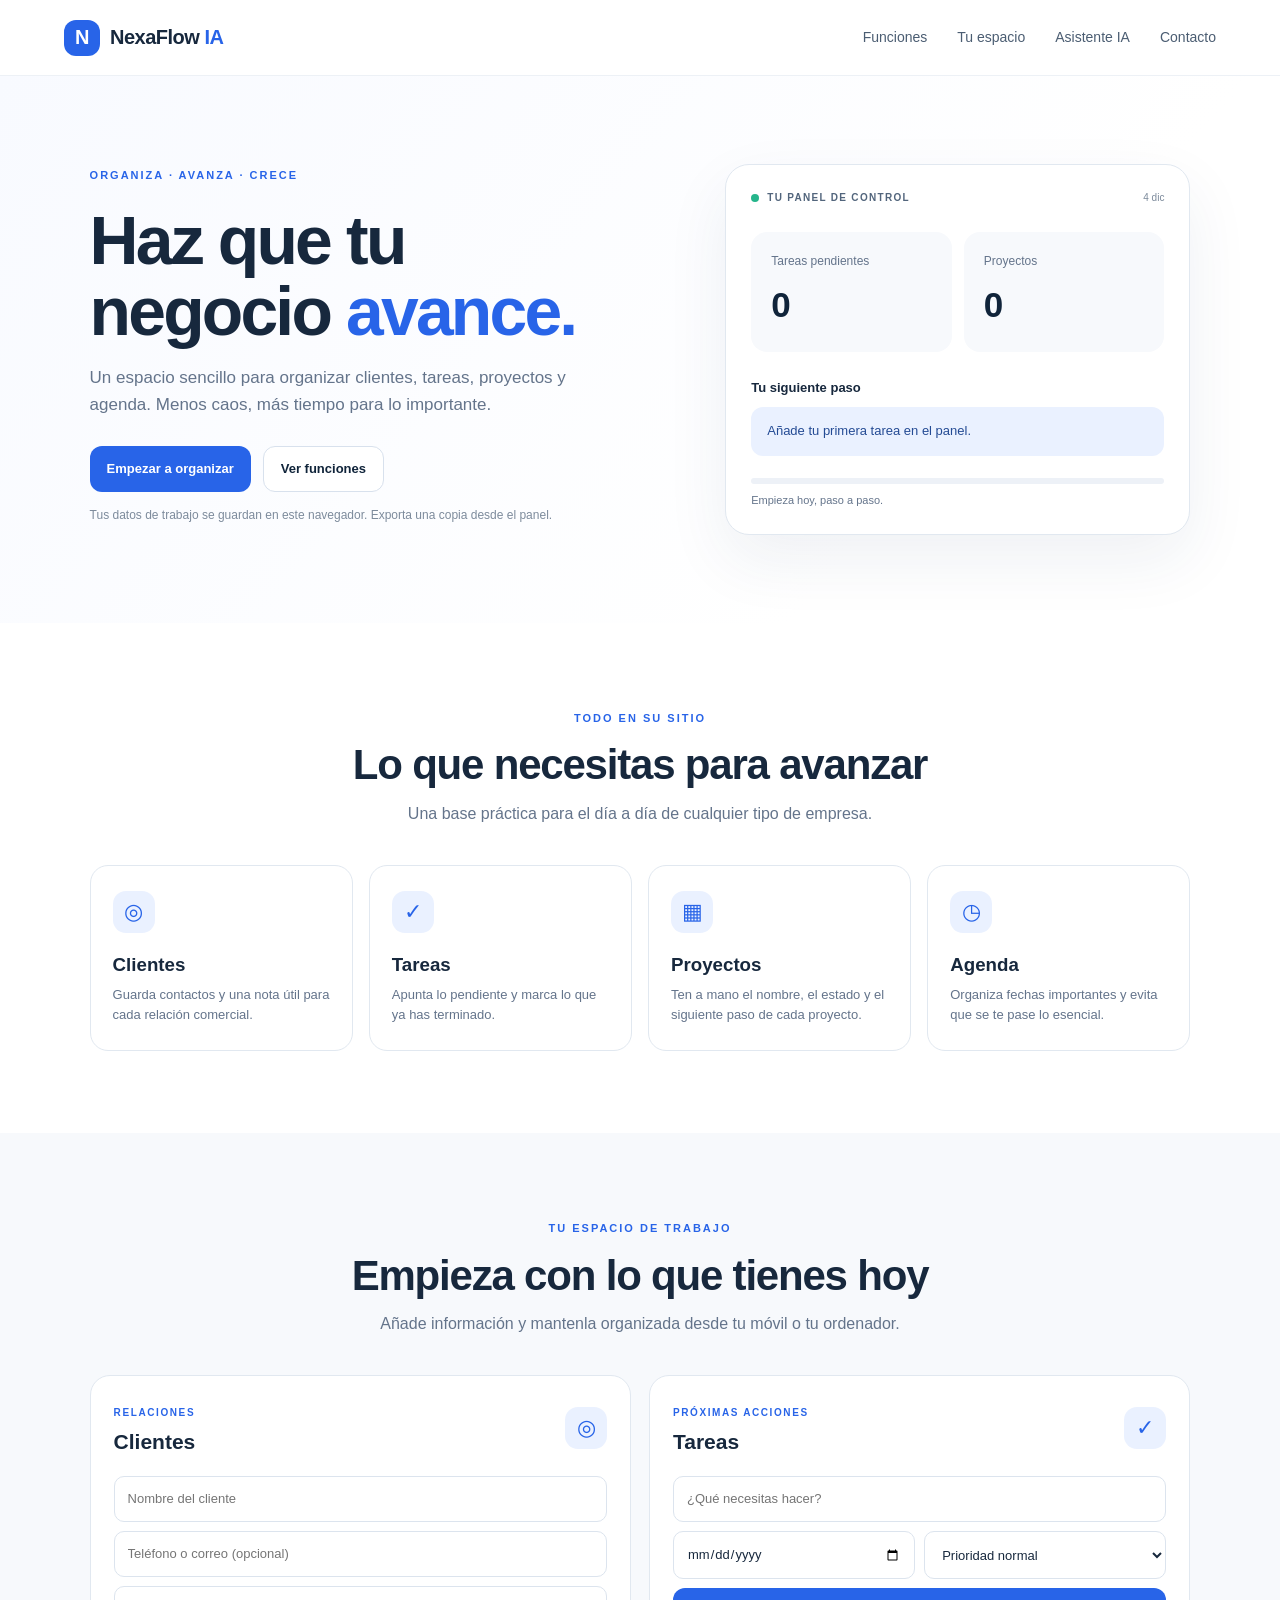
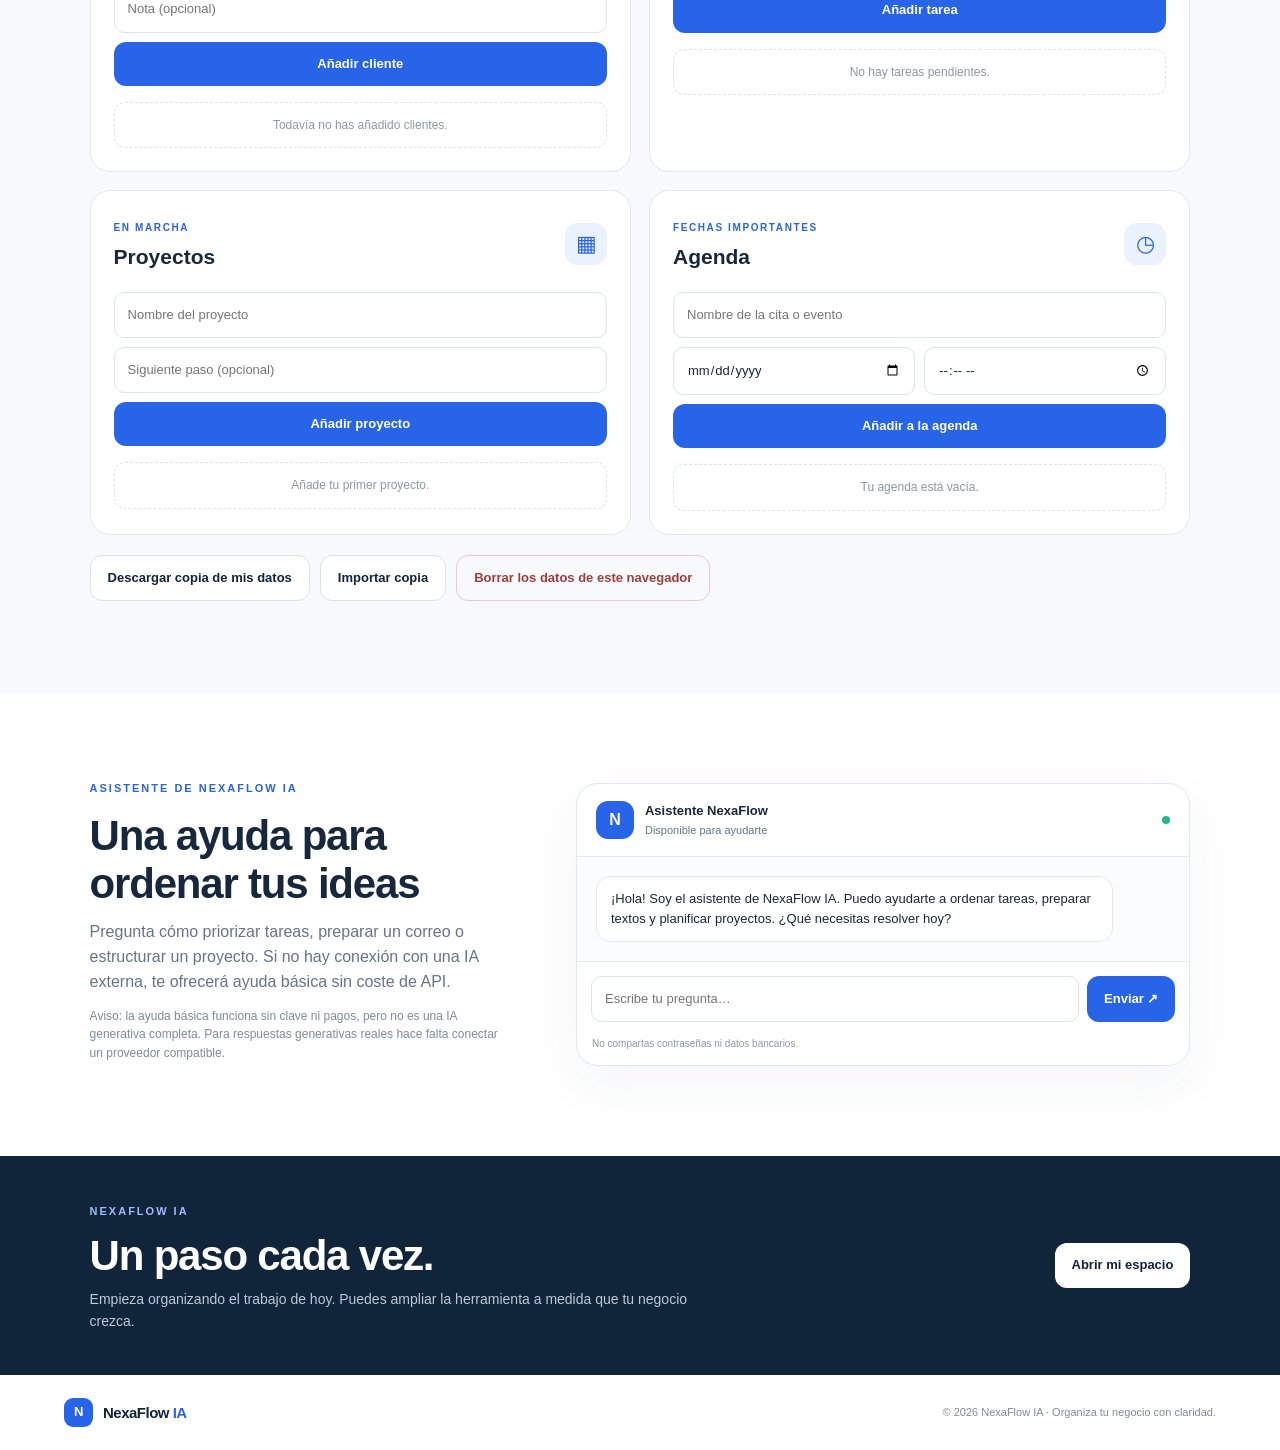
<file: index.html>
<!doctype html>
<html lang="es">
<head>
<meta charset="utf-8"><meta name="viewport" content="width=device-width,initial-scale=1">
<meta name="theme-color" content="#10243a">
<meta name="description" content="NexaFlow IA: organiza clientes, tareas, proyectos y agenda en un solo lugar.">
<title>NexaFlow IA | Tu negocio, más sencillo</title>
<link rel="stylesheet" href="styles.css">
</head>
<body>
<header class="topbar">
  <a class="brand" href="#inicio"><span class="brand-mark">N</span><span>NexaFlow <b>IA</b></span></a>
  <button class="menu-toggle" id="menu-toggle" aria-label="Abrir menú">☰</button>
  <nav id="nav"><a href="#funciones">Funciones</a><a href="#gestion">Tu espacio</a><a href="#asistente">Asistente IA</a><a href="#contacto">Contacto</a></nav>
</header>
<main>
<section class="hero" id="inicio">
  <div class="hero-copy"><span class="eyebrow">ORGANIZA · AVANZA · CRECE</span><h1>Haz que tu negocio <em>avance.</em></h1>
  <p>Un espacio sencillo para organizar clientes, tareas, proyectos y agenda. Menos caos, más tiempo para lo importante.</p>
  <div class="hero-actions"><a class="btn primary" href="#gestion">Empezar a organizar</a><a class="btn secondary" href="#funciones">Ver funciones</a></div>
  <p class="small-note">Tus datos de trabajo se guardan en este navegador. Exporta una copia desde el panel.</p></div>
  <div class="hero-card"><div class="card-top"><span class="status-dot"></span> TU PANEL DE CONTROL <span class="today" id="today"></span></div>
  <div class="metric-grid"><div class="metric"><span>Tareas pendientes</span><strong id="hero-tasks">0</strong></div><div class="metric"><span>Proyectos</span><strong id="hero-projects">0</strong></div></div>
  <div class="mini-title">Tu siguiente paso</div><div class="next-step" id="next-step">Añade tu primera tarea en el panel.</div>
  <div class="progress"><span id="progress-bar"></span></div><div class="progress-label" id="progress-label">Empieza hoy, paso a paso.</div></div>
</section>
<section class="section" id="funciones"><div class="section-heading"><span class="eyebrow">TODO EN SU SITIO</span><h2>Lo que necesitas para avanzar</h2><p>Una base práctica para el día a día de cualquier tipo de empresa.</p></div>
<div class="features"><article class="feature"><span class="feature-icon">◎</span><h3>Clientes</h3><p>Guarda contactos y una nota útil para cada relación comercial.</p></article><article class="feature"><span class="feature-icon">✓</span><h3>Tareas</h3><p>Apunta lo pendiente y marca lo que ya has terminado.</p></article><article class="feature"><span class="feature-icon">▦</span><h3>Proyectos</h3><p>Ten a mano el nombre, el estado y el siguiente paso de cada proyecto.</p></article><article class="feature"><span class="feature-icon">◷</span><h3>Agenda</h3><p>Organiza fechas importantes y evita que se te pase lo esencial.</p></article></div></section>
<section class="section workspace" id="gestion"><div class="section-heading"><span class="eyebrow">TU ESPACIO DE TRABAJO</span><h2>Empieza con lo que tienes hoy</h2><p>Añade información y mantenla organizada desde tu móvil o tu ordenador.</p></div>
<div class="workspace-grid">
<article class="panel"><div class="panel-heading"><div><span class="panel-kicker">RELACIONES</span><h3>Clientes</h3></div><span class="panel-icon">◎</span></div><form id="client-form" class="compact-form"><input name="name" placeholder="Nombre del cliente" required maxlength="100"><input name="contact" placeholder="Teléfono o correo (opcional)" maxlength="160"><input name="note" placeholder="Nota (opcional)" maxlength="240"><button class="btn primary" type="submit">Añadir cliente</button></form><div id="clients-list" class="items"></div></article>
<article class="panel"><div class="panel-heading"><div><span class="panel-kicker">PRÓXIMAS ACCIONES</span><h3>Tareas</h3></div><span class="panel-icon">✓</span></div><form id="task-form" class="compact-form"><input name="title" placeholder="¿Qué necesitas hacer?" required maxlength="180"><div class="form-row"><input name="due" type="date" aria-label="Fecha límite"><select name="priority" aria-label="Prioridad"><option value="Normal">Prioridad normal</option><option value="Alta">Prioridad alta</option></select></div><button class="btn primary" type="submit">Añadir tarea</button></form><div id="tasks-list" class="items"></div></article>
<article class="panel"><div class="panel-heading"><div><span class="panel-kicker">EN MARCHA</span><h3>Proyectos</h3></div><span class="panel-icon">▦</span></div><form id="project-form" class="compact-form"><input name="title" placeholder="Nombre del proyecto" required maxlength="180"><input name="next" placeholder="Siguiente paso (opcional)" maxlength="180"><button class="btn primary" type="submit">Añadir proyecto</button></form><div id="projects-list" class="items"></div></article>
<article class="panel"><div class="panel-heading"><div><span class="panel-kicker">FECHAS IMPORTANTES</span><h3>Agenda</h3></div><span class="panel-icon">◷</span></div><form id="event-form" class="compact-form"><input name="title" placeholder="Nombre de la cita o evento" required maxlength="180"><div class="form-row"><input name="date" type="date" aria-label="Fecha" required><input name="time" type="time" aria-label="Hora"></div><button class="btn primary" type="submit">Añadir a la agenda</button></form><div id="events-list" class="items"></div></article>
</div>
<div class="data-actions"><button class="btn secondary" id="export-data">Descargar copia de mis datos</button><button class="btn secondary" id="import-button">Importar copia</button><input id="import-file" type="file" accept="application/json,.json" hidden><button class="btn danger-ghost" id="clear-data">Borrar los datos de este navegador</button><p id="data-message" role="status"></p></div>
</section>
<section class="section assistant-section" id="asistente"><div class="assistant-intro"><span class="eyebrow">ASISTENTE DE NEXAFLOW IA</span><h2>Una ayuda para ordenar tus ideas</h2><p>Pregunta cómo priorizar tareas, preparar un correo o estructurar un proyecto. Si no hay conexión con una IA externa, te ofrecerá ayuda básica sin coste de API.</p><p class="small-note">Aviso: la ayuda básica funciona sin clave ni pagos, pero no es una IA generativa completa. Para respuestas generativas reales hace falta conectar un proveedor compatible.</p></div>
<div class="chat-box"><div class="chat-header"><span class="chat-avatar">N</span><div><strong>Asistente NexaFlow</strong><small id="chat-status">Disponible para ayudarte</small></div><span class="online-dot"></span></div><div id="messages" class="messages" aria-live="polite"><div class="message bot">¡Hola! Soy el asistente de NexaFlow IA. Puedo ayudarte a ordenar tareas, preparar textos y planificar proyectos. ¿Qué necesitas resolver hoy?</div></div><form id="chat-form" class="chat-form"><input id="question" name="message" placeholder="Escribe tu pregunta…" autocomplete="off" maxlength="6000" required><button class="btn primary" type="submit">Enviar ↗</button></form><p class="chat-foot">No compartas contraseñas ni datos bancarios.</p></div></section>
<section class="contact-band" id="contacto"><div><span class="eyebrow">NEXAFLOW IA</span><h2>Un paso cada vez.</h2><p>Empieza organizando el trabajo de hoy. Puedes ampliar la herramienta a medida que tu negocio crezca.</p></div><a class="btn light" href="#gestion">Abrir mi espacio</a></section>
</main>
<footer><a class="brand footer-brand" href="#inicio"><span class="brand-mark">N</span><span>NexaFlow <b>IA</b></span></a><span>© <span id="year"></span> NexaFlow IA · Organiza tu negocio con claridad.</span></footer>
<script src="app.js"></script>
</body></html>
</file>
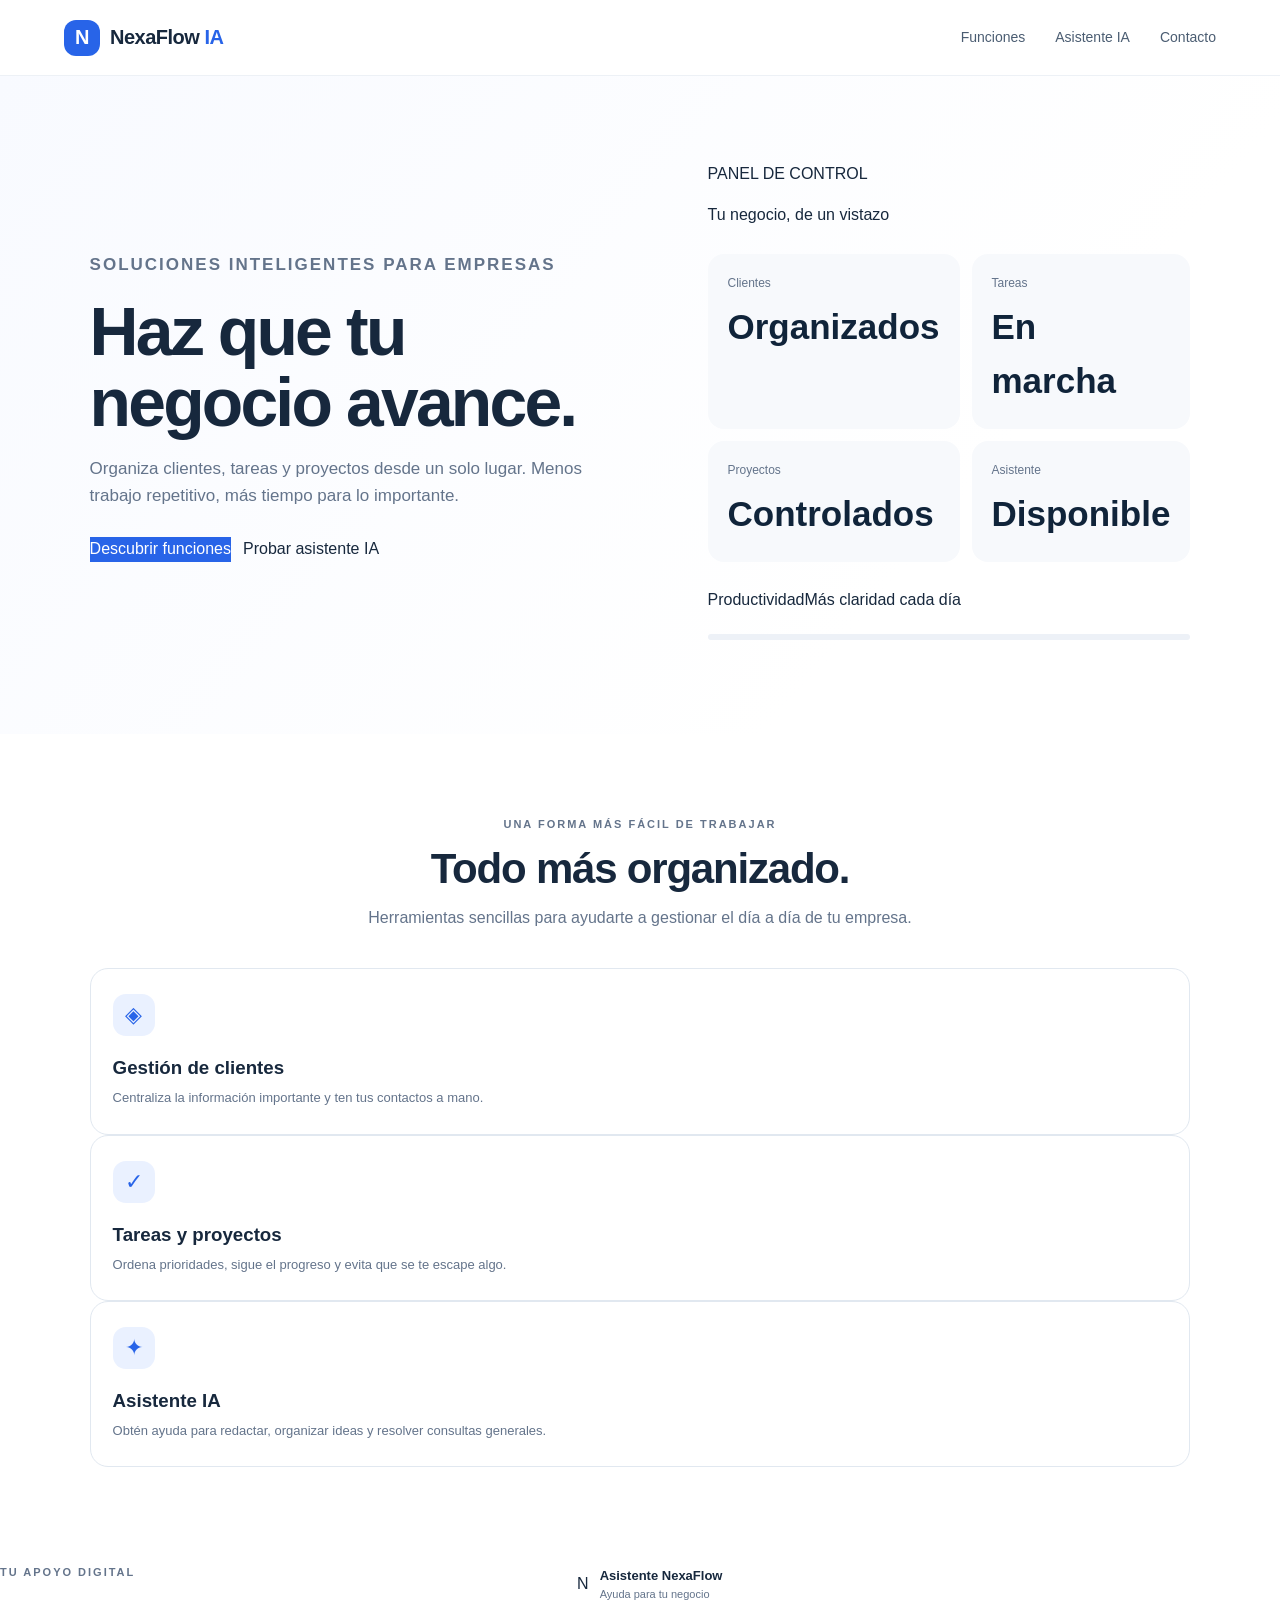
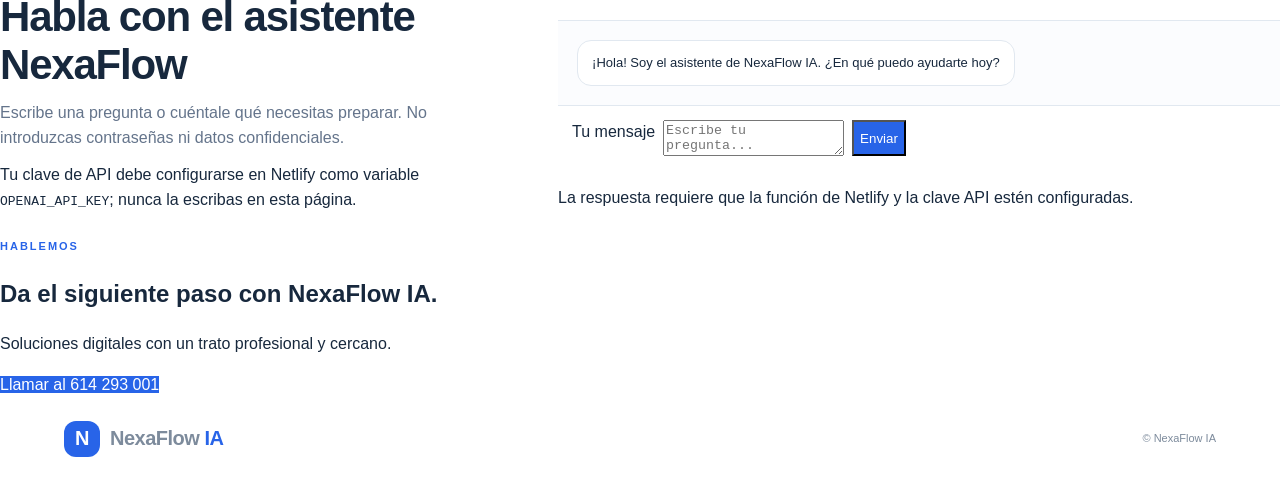
<file: 77-2.html>
<!doctype html>
<html lang="es">
<head>
  <meta charset="utf-8">
  <meta name="viewport" content="width=device-width, initial-scale=1">
  <meta name="theme-color" content="#10243a">
  <title>NexaFlow IA | Tu negocio, más sencillo</title>
  <link rel="stylesheet" href="styles.css">
</head>
<body>
  <header class="topbar">
    <a class="brand" href="#inicio"><span class="brand-mark">N</span><span>NexaFlow <b>IA</b></span></a>
    <nav><a href="#funciones">Funciones</a><a href="#asistente">Asistente IA</a><a href="#contacto">Contacto</a></nav>
  </header>
  <main>
    <section class="hero" id="inicio">
      <div class="hero-copy"><p class="eyebrow">SOLUCIONES INTELIGENTES PARA EMPRESAS</p><h1>Haz que tu negocio <span>avance.</span></h1><p class="lead">Organiza clientes, tareas y proyectos desde un solo lugar. Menos trabajo repetitivo, más tiempo para lo importante.</p><div class="hero-actions"><a class="button primary" href="#funciones">Descubrir funciones</a><a class="button ghost" href="#asistente">Probar asistente IA</a></div></div>
      <div class="hero-panel"><div class="panel-top"><span class="dot"></span><span class="dot"></span><span class="dot"></span><span class="panel-label">PANEL DE CONTROL</span></div><div class="panel-content"><p class="muted">Tu negocio, de un vistazo</p><div class="metric-grid"><div class="metric"><span>Clientes</span><strong>Organizados</strong></div><div class="metric"><span>Tareas</span><strong>En marcha</strong></div><div class="metric"><span>Proyectos</span><strong>Controlados</strong></div><div class="metric"><span>Asistente</span><strong>Disponible</strong></div></div><div class="progress-row"><span>Productividad</span><span>Más claridad cada día</span></div><div class="progress"><i></i></div></div></div>
    </section>
    <section class="section" id="funciones"><div class="section-heading"><p class="eyebrow">UNA FORMA MÁS FÁCIL DE TRABAJAR</p><h2>Todo más organizado.</h2><p>Herramientas sencillas para ayudarte a gestionar el día a día de tu empresa.</p></div><div class="cards"><article class="feature"><div class="feature-icon">◈</div><h3>Gestión de clientes</h3><p>Centraliza la información importante y ten tus contactos a mano.</p></article><article class="feature"><div class="feature-icon">✓</div><h3>Tareas y proyectos</h3><p>Ordena prioridades, sigue el progreso y evita que se te escape algo.</p></article><article class="feature"><div class="feature-icon">✦</div><h3>Asistente IA</h3><p>Obtén ayuda para redactar, organizar ideas y resolver consultas generales.</p></article></div></section>
    <section class="assistant-section" id="asistente"><div class="assistant-intro"><p class="eyebrow">TU APOYO DIGITAL</p><h2>Habla con el asistente NexaFlow</h2><p>Escribe una pregunta o cuéntale qué necesitas preparar. No introduzcas contraseñas ni datos confidenciales.</p><div class="privacy-note">Tu clave de API debe configurarse en Netlify como variable <code>OPENAI_API_KEY</code>; nunca la escribas en esta página.</div></div><div class="chat-card"><div class="chat-header"><div class="avatar">N</div><div><strong>Asistente NexaFlow</strong><small>Ayuda para tu negocio</small></div><span class="online"></span></div><div id="messages" class="messages" aria-live="polite"><div class="message bot">¡Hola! Soy el asistente de NexaFlow IA. ¿En qué puedo ayudarte hoy?</div></div><form id="chat-form" class="chat-form"><label class="sr-only" for="question">Tu mensaje</label><textarea id="question" rows="2" placeholder="Escribe tu pregunta..." required></textarea><button class="button primary" type="submit">Enviar</button></form><p id="chat-status" class="chat-status">La respuesta requiere que la función de Netlify y la clave API estén configuradas.</p></div></section>
    <section class="contact" id="contacto"><p class="eyebrow">HABLEMOS</p><h2>Da el siguiente paso con NexaFlow IA.</h2><p>Soluciones digitales con un trato profesional y cercano.</p><a class="button primary" href="tel:614293001">Llamar al 614 293 001</a></section>
  </main>
  <footer><a class="brand" href="#inicio"><span class="brand-mark">N</span><span>NexaFlow <b>IA</b></span></a><span>© <span id="year"></span> NexaFlow IA</span></footer>
  <script src="app.js"></script>
</body>
</html>
</file>
<file: styles.css>
:root{--navy:#10243a;--blue:#2864e8;--sky:#eaf1ff;--ink:#17283d;--muted:#64748b;--line:#e1e8f0;--paper:#f7f9fc;--white:#fff;--green:#168568;--radius:22px}*{box-sizing:border-box}html{scroll-behavior:smooth;scroll-padding-top:88px}body{margin:0;background:#fff;color:var(--ink);font-family:Inter,-apple-system,BlinkMacSystemFont,"Segoe UI",sans-serif;line-height:1.55}a{color:inherit;text-decoration:none}.topbar{height:76px;padding:0 max(5vw,22px);display:flex;align-items:center;justify-content:space-between;border-bottom:1px solid #edf1f6;background:#fff;position:sticky;top:0;z-index:10}.brand{display:flex;align-items:center;gap:10px;font-weight:750;font-size:20px;letter-spacing:-.5px}.brand b{color:var(--blue)}.brand-mark{display:grid;place-items:center;background:var(--blue);color:#fff;border-radius:12px;width:36px;height:36px;font-weight:800}.topbar nav{display:flex;align-items:center;gap:30px;color:#4b5d72;font-size:14px}.topbar nav a:hover{color:var(--blue)}.menu-toggle{display:none;border:0;background:none;font-size:24px;color:var(--navy)}.hero{padding:86px max(7vw,24px);display:grid;grid-template-columns:1.08fr .92fr;align-items:center;gap:7vw;background:linear-gradient(130deg,#f8faff 0%,#fff 72%);min-height:530px}.eyebrow{color:var(--blue);font-size:11px;letter-spacing:2px;font-weight:800}.hero h1{font-size:clamp(42px,5.3vw,68px);line-height:1.05;letter-spacing:-2.8px;margin:18px 0}.hero h1 em{font-style:normal;color:var(--blue)}.hero-copy>p{color:var(--muted);max-width:520px;font-size:17px}.hero-actions{display:flex;gap:12px;flex-wrap:wrap;margin:28px 0 14px}.btn{display:inline-flex;align-items:center;justify-content:center;border:0;border-radius:12px;padding:12px 17px;font:inherit;font-weight:700;font-size:13px;cursor:pointer;transition:transform .15s,background .15s}.btn:hover{transform:translateY(-1px)}.primary{background:var(--blue);color:white}.primary:hover{background:#1e52c6}.secondary{background:#fff;color:var(--navy);border:1px solid #d8e1ed}.light{background:#fff;color:var(--navy)}.danger-ghost{background:transparent;color:#a43b3b;border:1px solid #eccaca}.small-note{font-size:12px!important;color:#7d8b9c!important}.hero-card{background:#fff;border:1px solid var(--line);border-radius:24px;padding:25px;box-shadow:0 25px 65px #203c6312}.card-top{display:flex;align-items:center;gap:8px;font-size:10px;font-weight:800;letter-spacing:1.3px;color:#52657c}.status-dot,.online-dot{width:8px;height:8px;border-radius:50%;background:#25b58b}.today{margin-left:auto;font-weight:500;letter-spacing:0;color:#7c8a9b}.metric-grid{display:grid;grid-template-columns:1fr 1fr;gap:12px;margin:26px 0}.metric{padding:20px;border-radius:16px;background:var(--paper)}.metric span{display:block;font-size:12px;color:var(--muted)}.metric strong{display:block;font-size:35px;margin-top:8px;color:var(--navy)}.mini-title{font-weight:750;font-size:13px;margin-bottom:9px}.next-step{padding:14px 16px;background:var(--sky);border-radius:12px;color:#244b94;font-size:13px}.progress{height:6px;background:#edf1f7;border-radius:20px;margin:22px 0 8px;overflow:hidden}.progress span{height:100%;display:block;width:0;background:var(--blue);transition:width .2s}.progress-label{font-size:11px;color:var(--muted)}.section{padding:82px max(7vw,24px)}.section-heading{text-align:center;max-width:650px;margin:0 auto 38px}.section-heading h2,.assistant-intro h2,.contact-band h2{font-size:clamp(28px,3.5vw,42px);line-height:1.15;letter-spacing:-1.2px;margin:12px 0}.section-heading p,.assistant-intro p{color:var(--muted);margin:0}.features{display:grid;grid-template-columns:repeat(4,1fr);gap:16px;max-width:1180px;margin:auto}.feature{border:1px solid var(--line);border-radius:18px;padding:25px 22px}.feature-icon,.panel-icon{display:grid;place-items:center;width:42px;height:42px;border-radius:13px;background:var(--sky);color:var(--blue);font-size:22px}.feature h3{margin:17px 0 6px}.feature p{font-size:13px;color:var(--muted);margin:0}.workspace{background:var(--paper)}.workspace-grid{display:grid;grid-template-columns:repeat(2,minmax(0,1fr));gap:18px;max-width:1180px;margin:auto}.panel{background:#fff;border:1px solid var(--line);border-radius:20px;padding:23px;min-width:0}.panel-heading{display:flex;align-items:center;justify-content:space-between;margin-bottom:18px}.panel-kicker{font-size:10px;color:var(--blue);letter-spacing:1.6px;font-weight:800}.panel h3{font-size:21px;margin:2px 0 0}.compact-form{display:grid;gap:9px}.compact-form input,.compact-form select,.chat-form input{width:100%;min-width:0;border:1px solid #dce4ee;background:#fff;border-radius:10px;padding:12px 13px;font:inherit;font-size:13px;color:var(--ink);outline:none}.compact-form input:focus,.compact-form select:focus,.chat-form input:focus{border-color:var(--blue);box-shadow:0 0 0 3px #2864e817}.form-row{display:grid;grid-template-columns:1fr 1fr;gap:9px}.items{display:grid;gap:9px;margin-top:16px}.empty-state{padding:13px;border:1px dashed #dce4ee;border-radius:11px;color:#8b98a8;font-size:12px;text-align:center}.item{display:flex;gap:10px;align-items:flex-start;border:1px solid #edf1f6;padding:11px;border-radius:12px}.item-main{min-width:0;flex:1}.item-title{font-size:13px;font-weight:700;overflow-wrap:anywhere}.item-sub{font-size:11px;color:var(--muted);overflow-wrap:anywhere}.item.done .item-title{text-decoration:line-through;color:#8a97a7}.item-check{accent-color:var(--blue);margin-top:4px}.item-delete{border:0;background:none;color:#8a97a7;font-size:17px;cursor:pointer;padding:0 4px}.tag{display:inline-block;font-size:10px;border-radius:20px;padding:2px 7px;background:#edf3ff;color:#2856a0;margin-top:5px}.tag.high{background:#fff1e8;color:#a64c16}.data-actions{max-width:1180px;margin:20px auto 0;display:flex;gap:10px;flex-wrap:wrap;align-items:center}.data-actions p{width:100%;font-size:12px;color:var(--muted);margin:0}.assistant-section{display:grid;grid-template-columns:.8fr 1.2fr;gap:6vw;align-items:center;max-width:1300px;margin:auto}.assistant-intro p{margin-bottom:12px}.chat-box{border:1px solid var(--line);border-radius:22px;overflow:hidden;box-shadow:0 18px 55px #203c630d}.chat-header{display:flex;align-items:center;gap:11px;padding:17px 19px;border-bottom:1px solid var(--line)}.chat-avatar{display:grid;place-items:center;width:38px;height:38px;background:var(--blue);border-radius:12px;color:#fff;font-weight:800}.chat-header strong{display:block;font-size:13px}.chat-header small{display:block;color:var(--muted);font-size:11px}.online-dot{margin-left:auto}.messages{padding:19px;display:flex;flex-direction:column;gap:12px;max-height:310px;overflow-y:auto;background:#fbfcfe}.message{max-width:90%;font-size:13px;padding:12px 14px;border-radius:14px;white-space:pre-wrap;overflow-wrap:anywhere}.message.bot{align-self:flex-start;background:#fff;border:1px solid var(--line)}.message.user{align-self:flex-end;background:var(--blue);color:#fff}.chat-form{display:flex;gap:8px;padding:14px;border-top:1px solid var(--line)}.chat-form input{flex:1}.chat-foot{font-size:10px;color:#8b98a8;margin:0;padding:0 15px 13px}.contact-band{padding:42px max(7vw,24px);background:var(--navy);color:#fff;display:flex;justify-content:space-between;align-items:center;gap:25px}.contact-band .eyebrow{color:#9ebcff}.contact-band h2{margin:9px 0}.contact-band p{color:#bdc9d8;margin:0;max-width:600px;font-size:14px}footer{display:flex;justify-content:space-between;align-items:center;gap:20px;padding:23px max(5vw,22px);font-size:11px;color:#7d8b9c}.footer-brand{font-size:15px;color:var(--navy)}.footer-brand .brand-mark{width:29px;height:29px;border-radius:9px;font-size:13px}@media(max-width:850px){.hero{grid-template-columns:1fr;gap:35px;padding-top:60px;padding-bottom:60px}.hero-card{max-width:560px;width:100%;margin:auto}.features{grid-template-columns:repeat(2,1fr)}.assistant-section{grid-template-columns:1fr;gap:28px}.section{padding-top:60px;padding-bottom:60px}}@media(max-width:600px){.topbar{height:65px}.menu-toggle{display:block}.topbar nav{display:none;position:absolute;top:64px;left:0;right:0;background:#fff;padding:18px 24px;border-bottom:1px solid var(--line);flex-direction:column;align-items:flex-start;gap:17px}.topbar nav.open{display:flex}.hero h1{letter-spacing:-1.8px}.features,.workspace-grid{grid-template-columns:1fr}.section{padding-left:20px;padding-right:20px}.hero{padding-left:22px;padding-right:22px}.hero-card{padding:19px}.panel{padding:18px}.contact-band{align-items:flex-start;flex-direction:column}footer{align-items:flex-start;flex-direction:column}.data-actions{align-items:stretch;flex-direction:column}.data-actions .btn{width:100%}.chat-form{padding:10px}.chat-form .btn{padding:10px}.form-row{grid-template-columns:1fr 1fr}}
</file>
